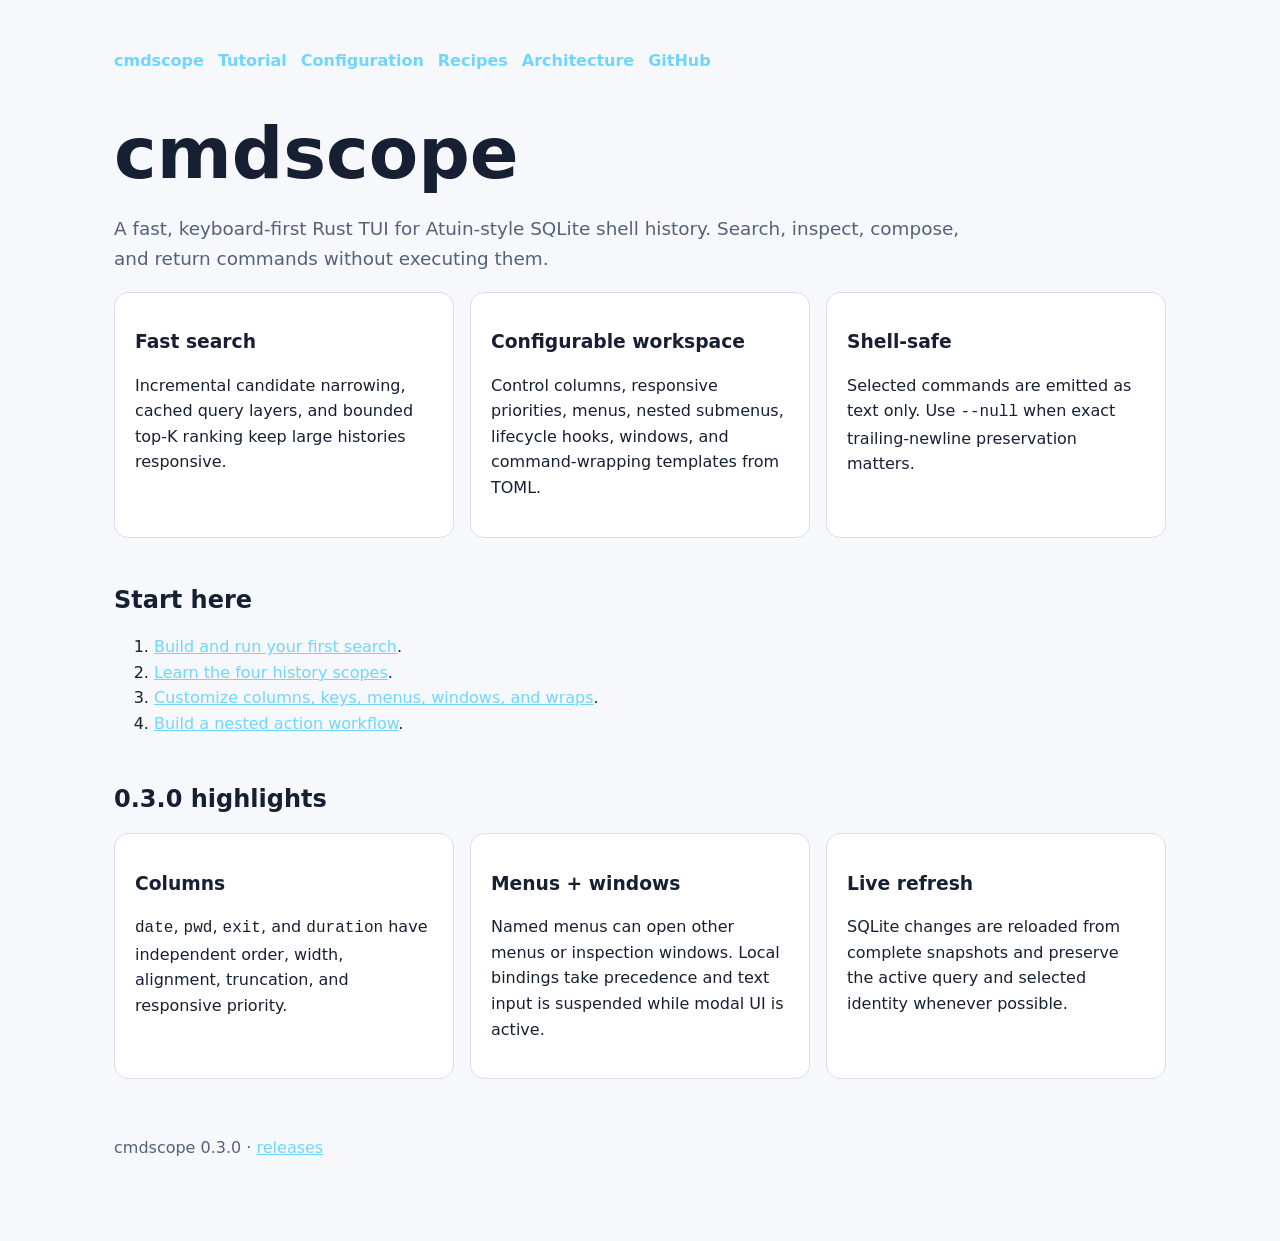
<file: docs/index.html>
<!doctype html><html lang="en"><head><meta charset="utf-8"><meta name="viewport" content="width=device-width,initial-scale=1"><title>cmdscope — terminal history search</title><link rel="stylesheet" href="style.css"></head><body><main>
<nav><a href="index.html">cmdscope</a><a href="tutorial.html">Tutorial</a><a href="configuration.html">Configuration</a><a href="recipes.html">Recipes</a><a href="architecture.html">Architecture</a><a href="https://github.com/fkr-0/cmdscope">GitHub</a></nav>
<h1>cmdscope</h1><p class="lede">A fast, keyboard-first Rust TUI for Atuin-style SQLite shell history. Search, inspect, compose, and return commands without executing them.</p>
<div class="grid"><section class="card"><h3>Fast search</h3><p>Incremental candidate narrowing, cached query layers, and bounded top-K ranking keep large histories responsive.</p></section><section class="card"><h3>Configurable workspace</h3><p>Control columns, responsive priorities, menus, nested submenus, lifecycle hooks, windows, and command-wrapping templates from TOML.</p></section><section class="card"><h3>Shell-safe</h3><p>Selected commands are emitted as text only. Use <code>--null</code> when exact trailing-newline preservation matters.</p></section></div>
<h2>Start here</h2><ol><li><a href="tutorial.html#first-run">Build and run your first search</a>.</li><li><a href="tutorial.html#scopes">Learn the four history scopes</a>.</li><li><a href="configuration.html">Customize columns, keys, menus, windows, and wraps</a>.</li><li><a href="tutorial.html#menus">Build a nested action workflow</a>.</li></ol>
<h2>0.3.0 highlights</h2><div class="grid"><section class="card"><h3>Columns</h3><p><code>date</code>, <code>pwd</code>, <code>exit</code>, and <code>duration</code> have independent order, width, alignment, truncation, and responsive priority.</p></section><section class="card"><h3>Menus + windows</h3><p>Named menus can open other menus or inspection windows. Local bindings take precedence and text input is suspended while modal UI is active.</p></section><section class="card"><h3>Live refresh</h3><p>SQLite changes are reloaded from complete snapshots and preserve the active query and selected identity whenever possible.</p></section></div>
<footer>cmdscope 0.3.0 · <a href="https://github.com/fkr-0/cmdscope/releases">releases</a></footer></main></body></html>
</file>
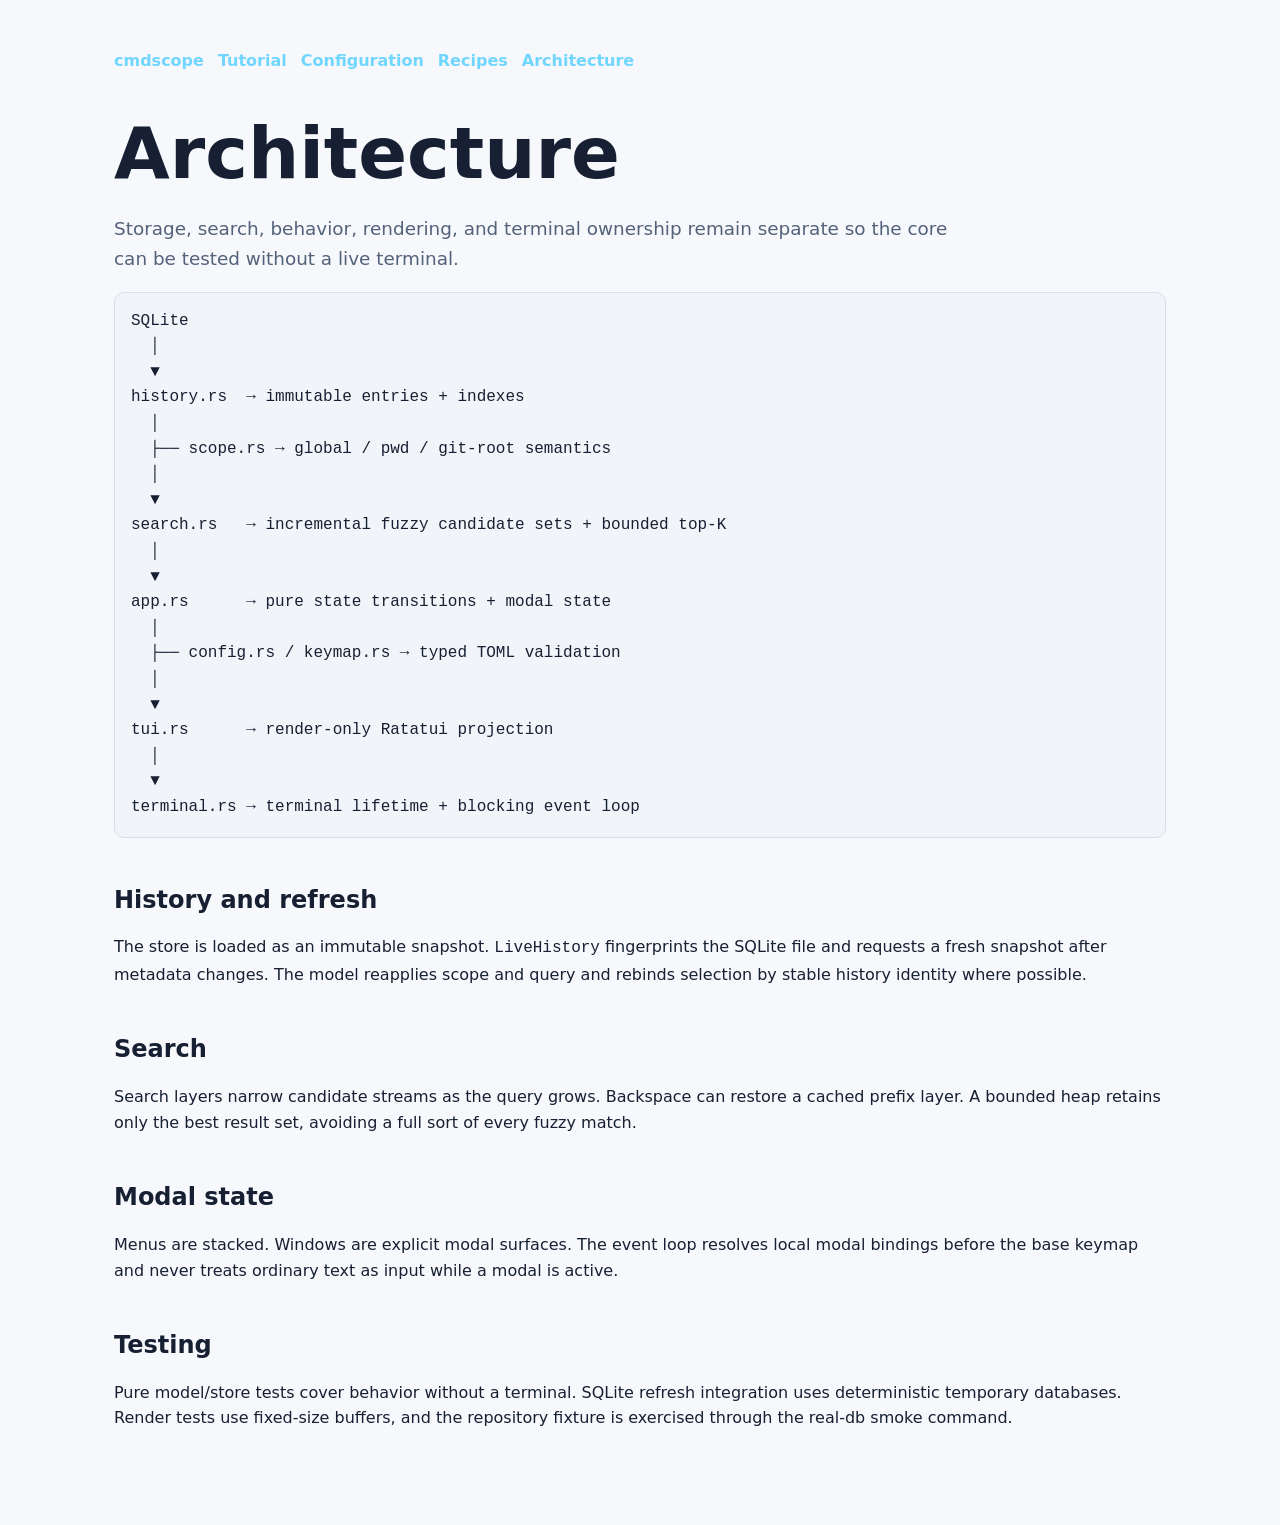
<file: docs/architecture.html>
<!doctype html><html lang="en"><head><meta charset="utf-8"><meta name="viewport" content="width=device-width,initial-scale=1"><title>cmdscope architecture</title><link rel="stylesheet" href="style.css"></head><body><main>
<nav><a href="index.html">cmdscope</a><a href="tutorial.html">Tutorial</a><a href="configuration.html">Configuration</a><a href="recipes.html">Recipes</a><a href="architecture.html">Architecture</a></nav>
<h1>Architecture</h1><p class="lede">Storage, search, behavior, rendering, and terminal ownership remain separate so the core can be tested without a live terminal.</p>
<pre><code>SQLite
  │
  ▼
history.rs  → immutable entries + indexes
  │
  ├── scope.rs → global / pwd / git-root semantics
  │
  ▼
search.rs   → incremental fuzzy candidate sets + bounded top-K
  │
  ▼
app.rs      → pure state transitions + modal state
  │
  ├── config.rs / keymap.rs → typed TOML validation
  │
  ▼
tui.rs      → render-only Ratatui projection
  │
  ▼
terminal.rs → terminal lifetime + blocking event loop</code></pre>
<h2>History and refresh</h2><p>The store is loaded as an immutable snapshot. <code>LiveHistory</code> fingerprints the SQLite file and requests a fresh snapshot after metadata changes. The model reapplies scope and query and rebinds selection by stable history identity where possible.</p>
<h2>Search</h2><p>Search layers narrow candidate streams as the query grows. Backspace can restore a cached prefix layer. A bounded heap retains only the best result set, avoiding a full sort of every fuzzy match.</p>
<h2>Modal state</h2><p>Menus are stacked. Windows are explicit modal surfaces. The event loop resolves local modal bindings before the base keymap and never treats ordinary text as input while a modal is active.</p>
<h2>Testing</h2><p>Pure model/store tests cover behavior without a terminal. SQLite refresh integration uses deterministic temporary databases. Render tests use fixed-size buffers, and the repository fixture is exercised through the real-db smoke command.</p>
</main></body></html>
</file>
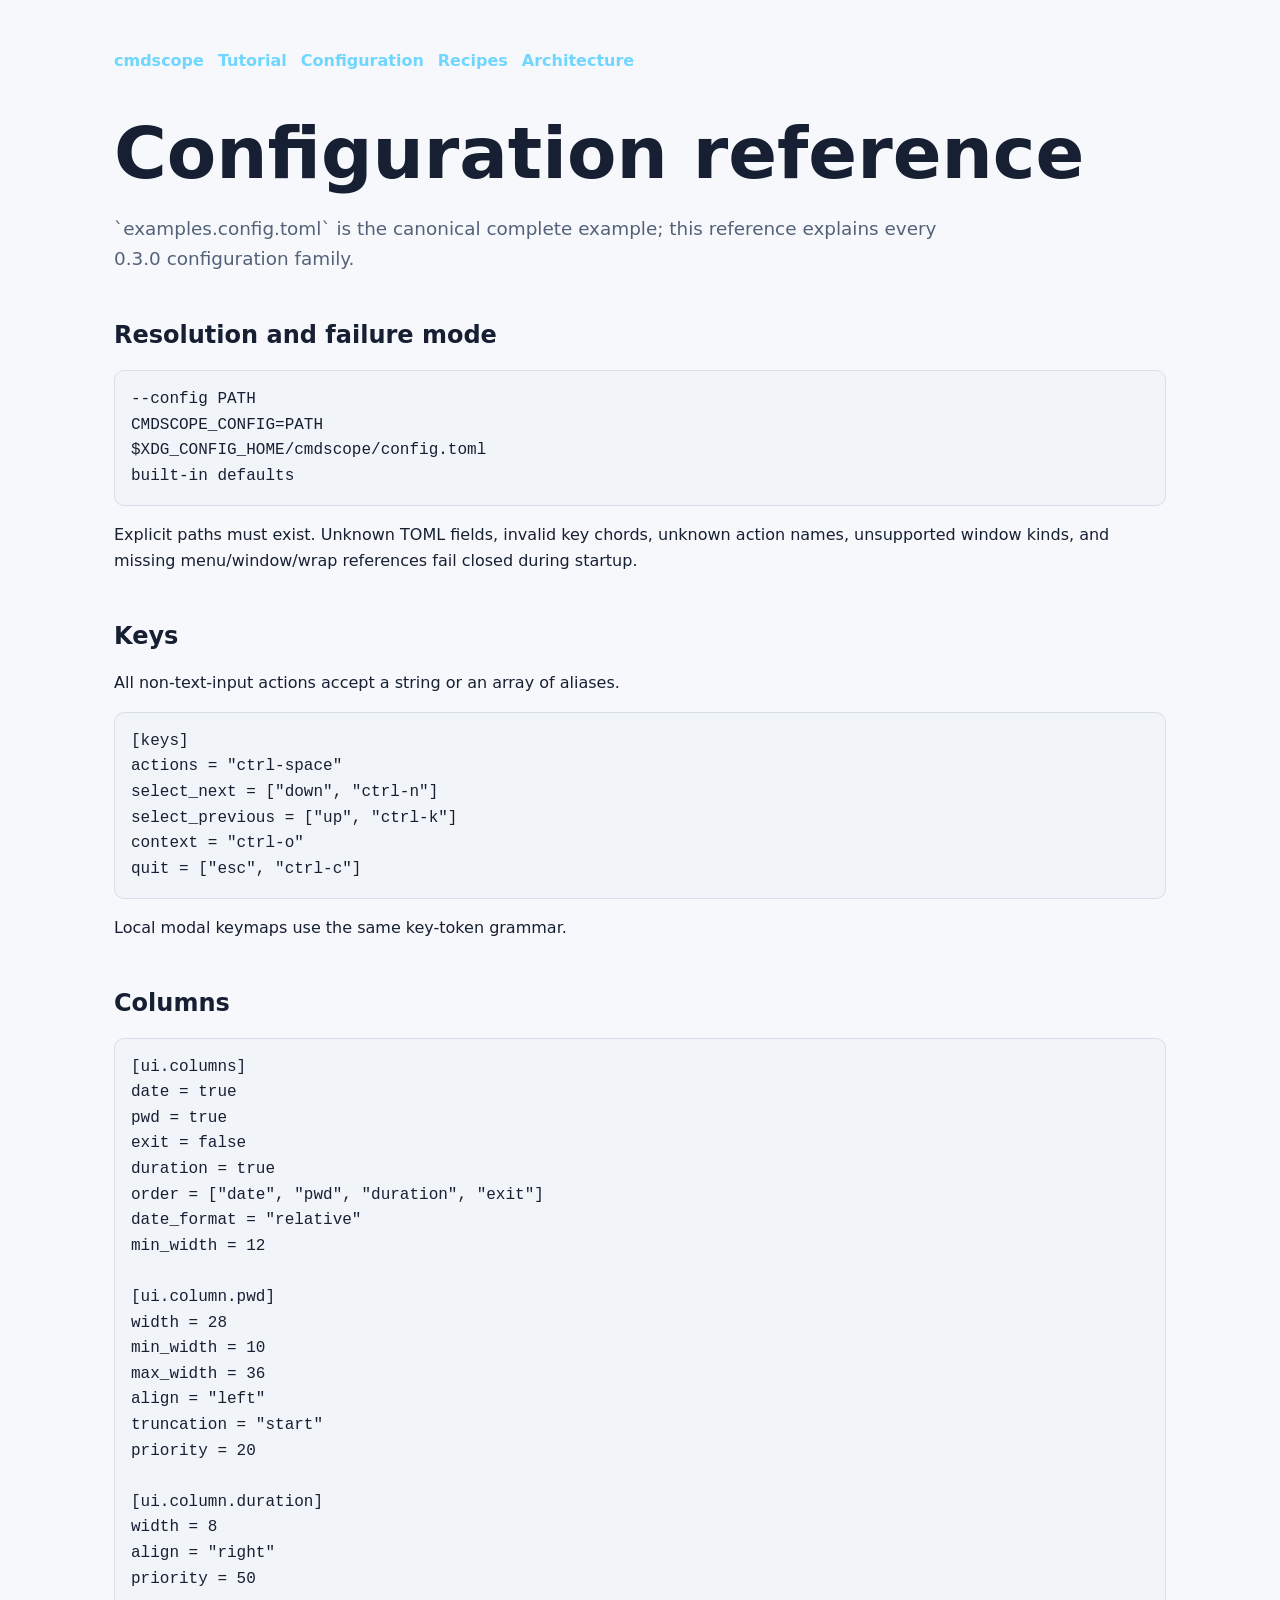
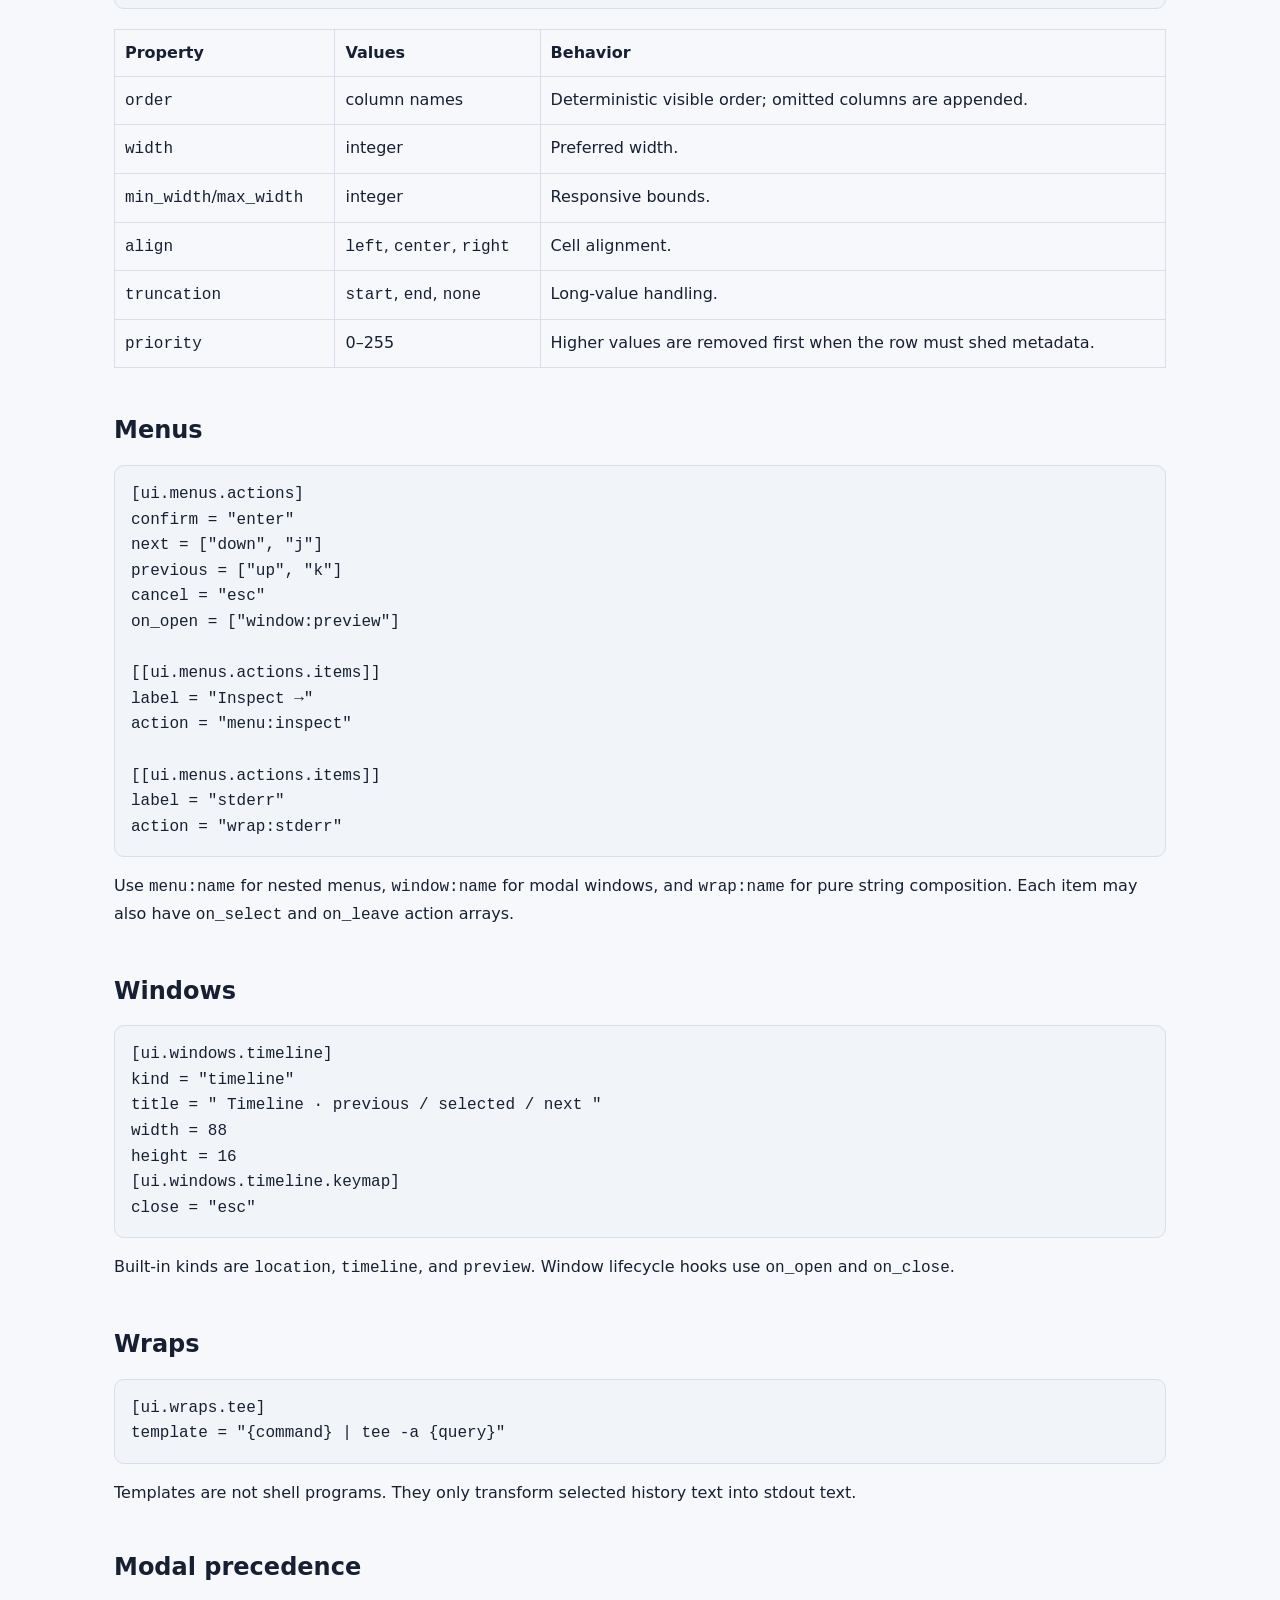
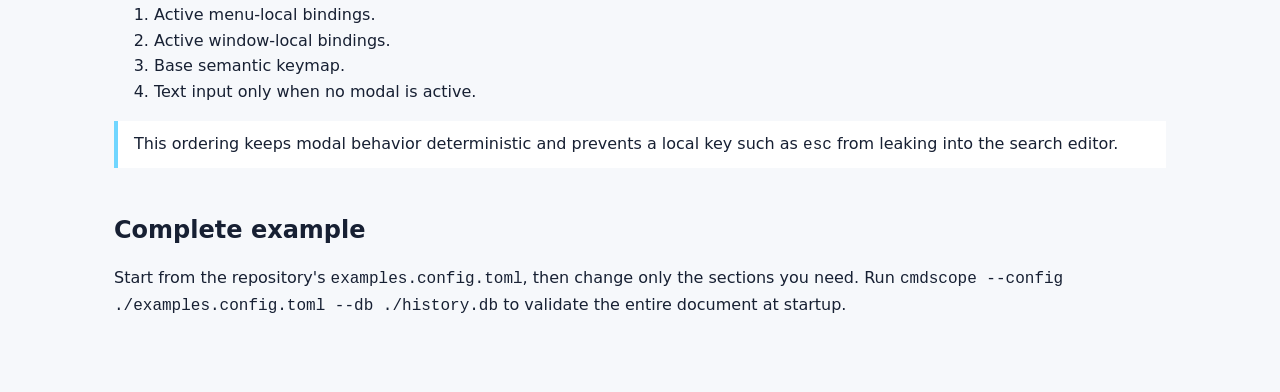
<file: docs/configuration.html>
<!doctype html><html lang="en"><head><meta charset="utf-8"><meta name="viewport" content="width=device-width,initial-scale=1"><title>cmdscope configuration</title><link rel="stylesheet" href="style.css"></head><body><main>
<nav><a href="index.html">cmdscope</a><a href="tutorial.html">Tutorial</a><a href="configuration.html">Configuration</a><a href="recipes.html">Recipes</a><a href="architecture.html">Architecture</a></nav>
<h1>Configuration reference</h1><p class="lede">`examples.config.toml` is the canonical complete example; this reference explains every 0.3.0 configuration family.</p>
<h2>Resolution and failure mode</h2><pre><code>--config PATH
CMDSCOPE_CONFIG=PATH
$XDG_CONFIG_HOME/cmdscope/config.toml
built-in defaults</code></pre><p>Explicit paths must exist. Unknown TOML fields, invalid key chords, unknown action names, unsupported window kinds, and missing menu/window/wrap references fail closed during startup.</p>
<h2>Keys</h2><p>All non-text-input actions accept a string or an array of aliases.</p><pre><code>[keys]
actions = "ctrl-space"
select_next = ["down", "ctrl-n"]
select_previous = ["up", "ctrl-k"]
context = "ctrl-o"
quit = ["esc", "ctrl-c"]
</code></pre><p>Local modal keymaps use the same key-token grammar.</p>
<h2>Columns</h2><pre><code>[ui.columns]
date = true
pwd = true
exit = false
duration = true
order = ["date", "pwd", "duration", "exit"]
date_format = "relative"
min_width = 12

[ui.column.pwd]
width = 28
min_width = 10
max_width = 36
align = "left"
truncation = "start"
priority = 20

[ui.column.duration]
width = 8
align = "right"
priority = 50</code></pre><table><tr><th>Property</th><th>Values</th><th>Behavior</th></tr><tr><td><code>order</code></td><td>column names</td><td>Deterministic visible order; omitted columns are appended.</td></tr><tr><td><code>width</code></td><td>integer</td><td>Preferred width.</td></tr><tr><td><code>min_width</code>/<code>max_width</code></td><td>integer</td><td>Responsive bounds.</td></tr><tr><td><code>align</code></td><td><code>left</code>, <code>center</code>, <code>right</code></td><td>Cell alignment.</td></tr><tr><td><code>truncation</code></td><td><code>start</code>, <code>end</code>, <code>none</code></td><td>Long-value handling.</td></tr><tr><td><code>priority</code></td><td>0–255</td><td>Higher values are removed first when the row must shed metadata.</td></tr></table>
<h2>Menus</h2><pre><code>[ui.menus.actions]
confirm = "enter"
next = ["down", "j"]
previous = ["up", "k"]
cancel = "esc"
on_open = ["window:preview"]

[[ui.menus.actions.items]]
label = "Inspect →"
action = "menu:inspect"

[[ui.menus.actions.items]]
label = "stderr"
action = "wrap:stderr"
</code></pre><p>Use <code>menu:name</code> for nested menus, <code>window:name</code> for modal windows, and <code>wrap:name</code> for pure string composition. Each item may also have <code>on_select</code> and <code>on_leave</code> action arrays.</p>
<h2>Windows</h2><pre><code>[ui.windows.timeline]
kind = "timeline"
title = " Timeline · previous / selected / next "
width = 88
height = 16
[ui.windows.timeline.keymap]
close = "esc"
</code></pre><p>Built-in kinds are <code>location</code>, <code>timeline</code>, and <code>preview</code>. Window lifecycle hooks use <code>on_open</code> and <code>on_close</code>.</p>
<h2>Wraps</h2><pre><code>[ui.wraps.tee]
template = "{command} | tee -a {query}"
</code></pre><p>Templates are not shell programs. They only transform selected history text into stdout text.</p>
<h2>Modal precedence</h2><ol><li>Active menu-local bindings.</li><li>Active window-local bindings.</li><li>Base semantic keymap.</li><li>Text input only when no modal is active.</li></ol><p class="note">This ordering keeps modal behavior deterministic and prevents a local key such as <code>esc</code> from leaking into the search editor.</p>
<h2>Complete example</h2><p>Start from the repository's <code>examples.config.toml</code>, then change only the sections you need. Run <code>cmdscope --config ./examples.config.toml --db ./history.db</code> to validate the entire document at startup.</p>
</main></body></html>
</file>
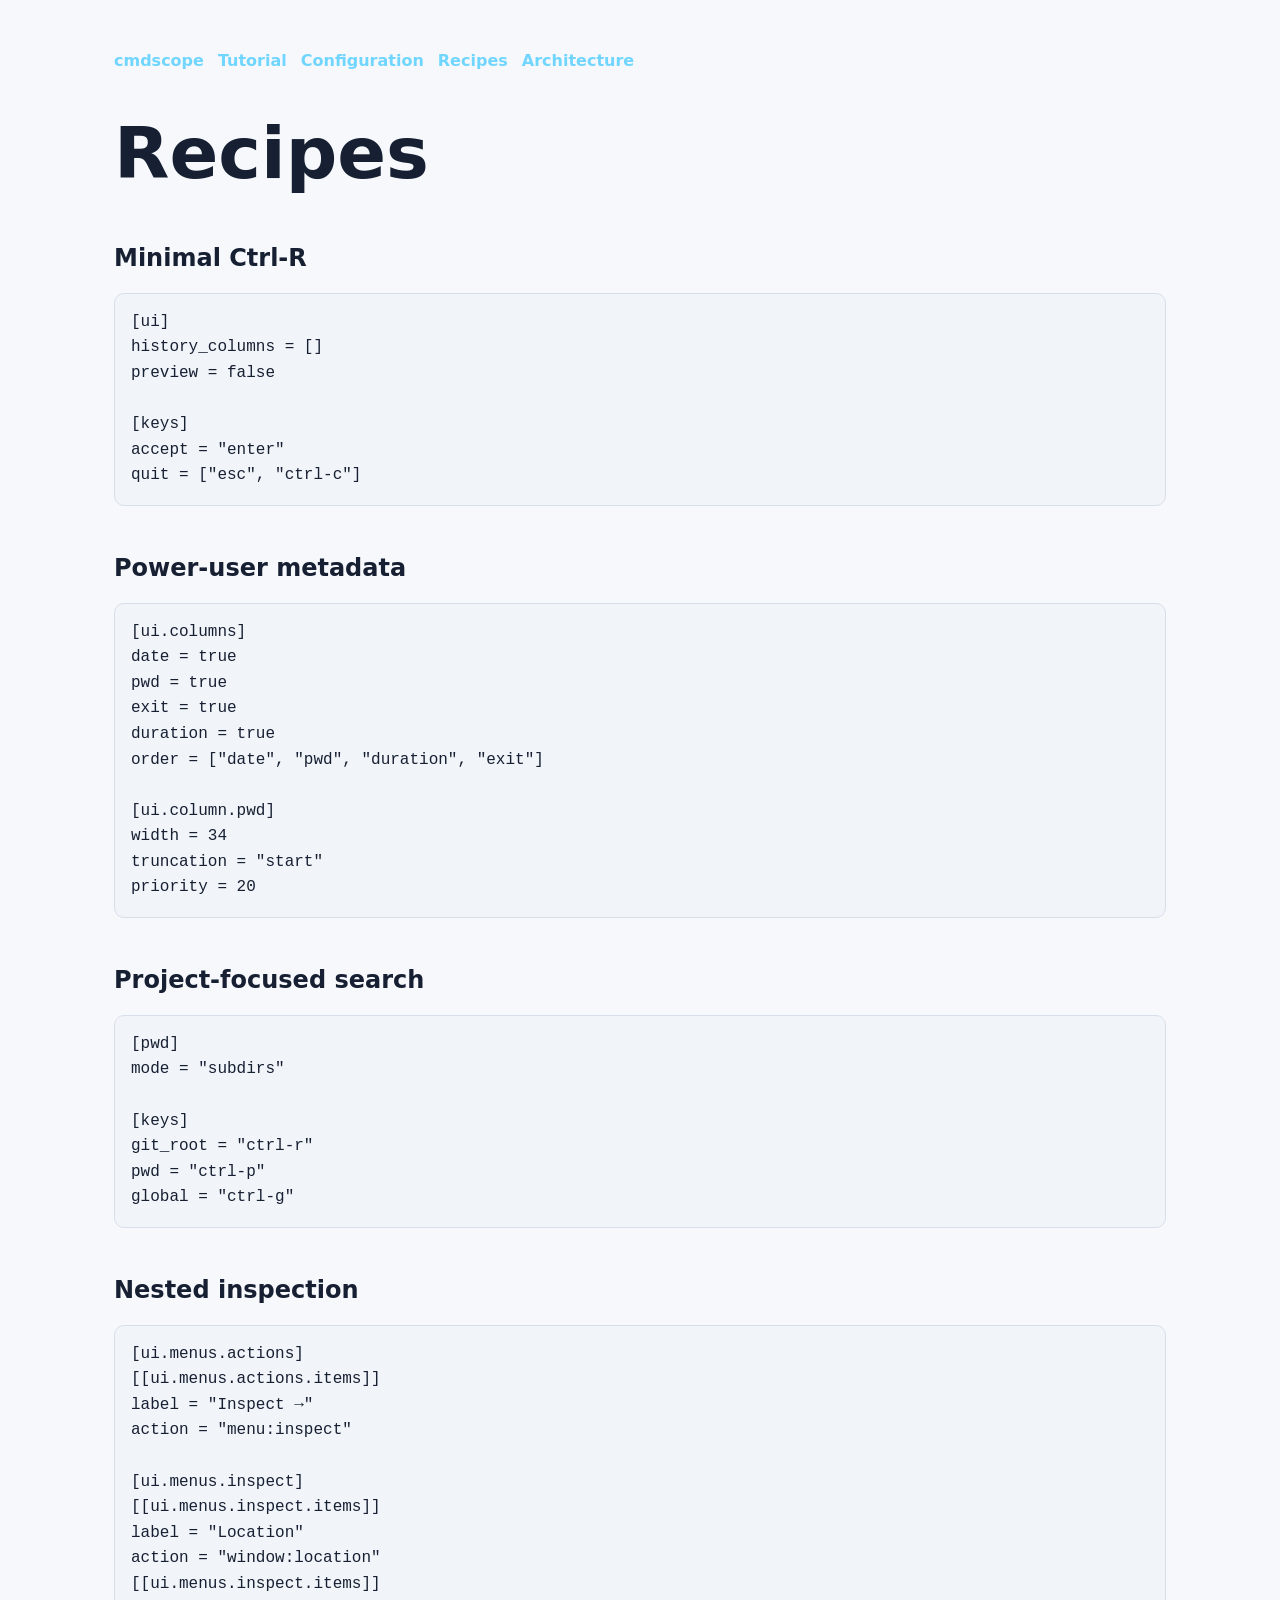
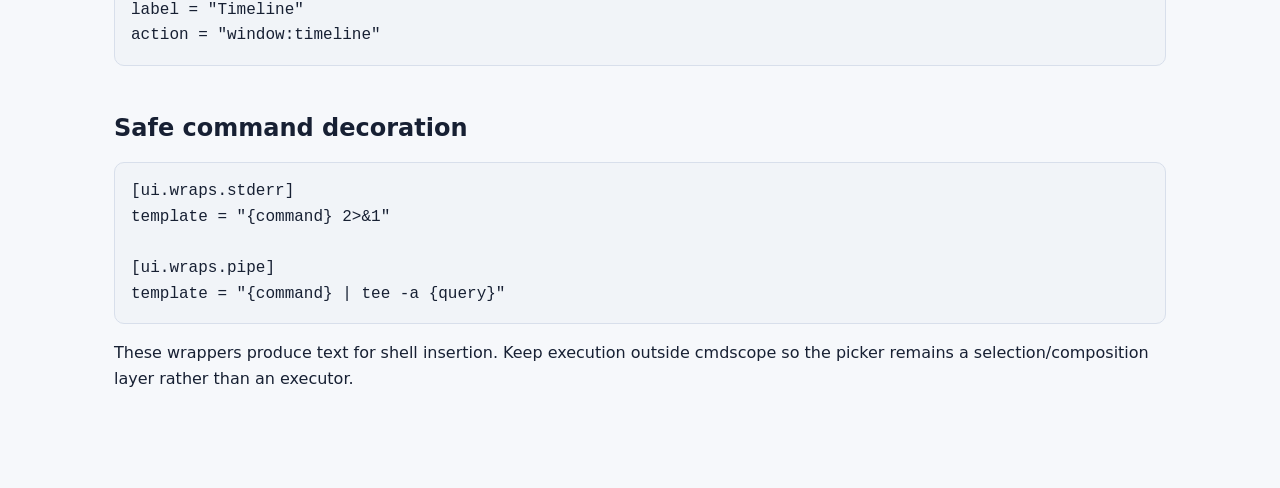
<file: docs/recipes.html>
<!doctype html><html lang="en"><head><meta charset="utf-8"><meta name="viewport" content="width=device-width,initial-scale=1"><title>cmdscope recipes</title><link rel="stylesheet" href="style.css"></head><body><main>
<nav><a href="index.html">cmdscope</a><a href="tutorial.html">Tutorial</a><a href="configuration.html">Configuration</a><a href="recipes.html">Recipes</a><a href="architecture.html">Architecture</a></nav>
<h1>Recipes</h1>
<h2>Minimal Ctrl-R</h2><pre><code>[ui]
history_columns = []
preview = false

[keys]
accept = "enter"
quit = ["esc", "ctrl-c"]
</code></pre>
<h2>Power-user metadata</h2><pre><code>[ui.columns]
date = true
pwd = true
exit = true
duration = true
order = ["date", "pwd", "duration", "exit"]

[ui.column.pwd]
width = 34
truncation = "start"
priority = 20
</code></pre>
<h2>Project-focused search</h2><pre><code>[pwd]
mode = "subdirs"

[keys]
git_root = "ctrl-r"
pwd = "ctrl-p"
global = "ctrl-g"
</code></pre>
<h2>Nested inspection</h2><pre><code>[ui.menus.actions]
[[ui.menus.actions.items]]
label = "Inspect →"
action = "menu:inspect"

[ui.menus.inspect]
[[ui.menus.inspect.items]]
label = "Location"
action = "window:location"
[[ui.menus.inspect.items]]
label = "Timeline"
action = "window:timeline"
</code></pre>
<h2>Safe command decoration</h2><pre><code>[ui.wraps.stderr]
template = "{command} 2>&1"

[ui.wraps.pipe]
template = "{command} | tee -a {query}"
</code></pre><p>These wrappers produce text for shell insertion. Keep execution outside cmdscope so the picker remains a selection/composition layer rather than an executor.</p>
</main></body></html>
</file>
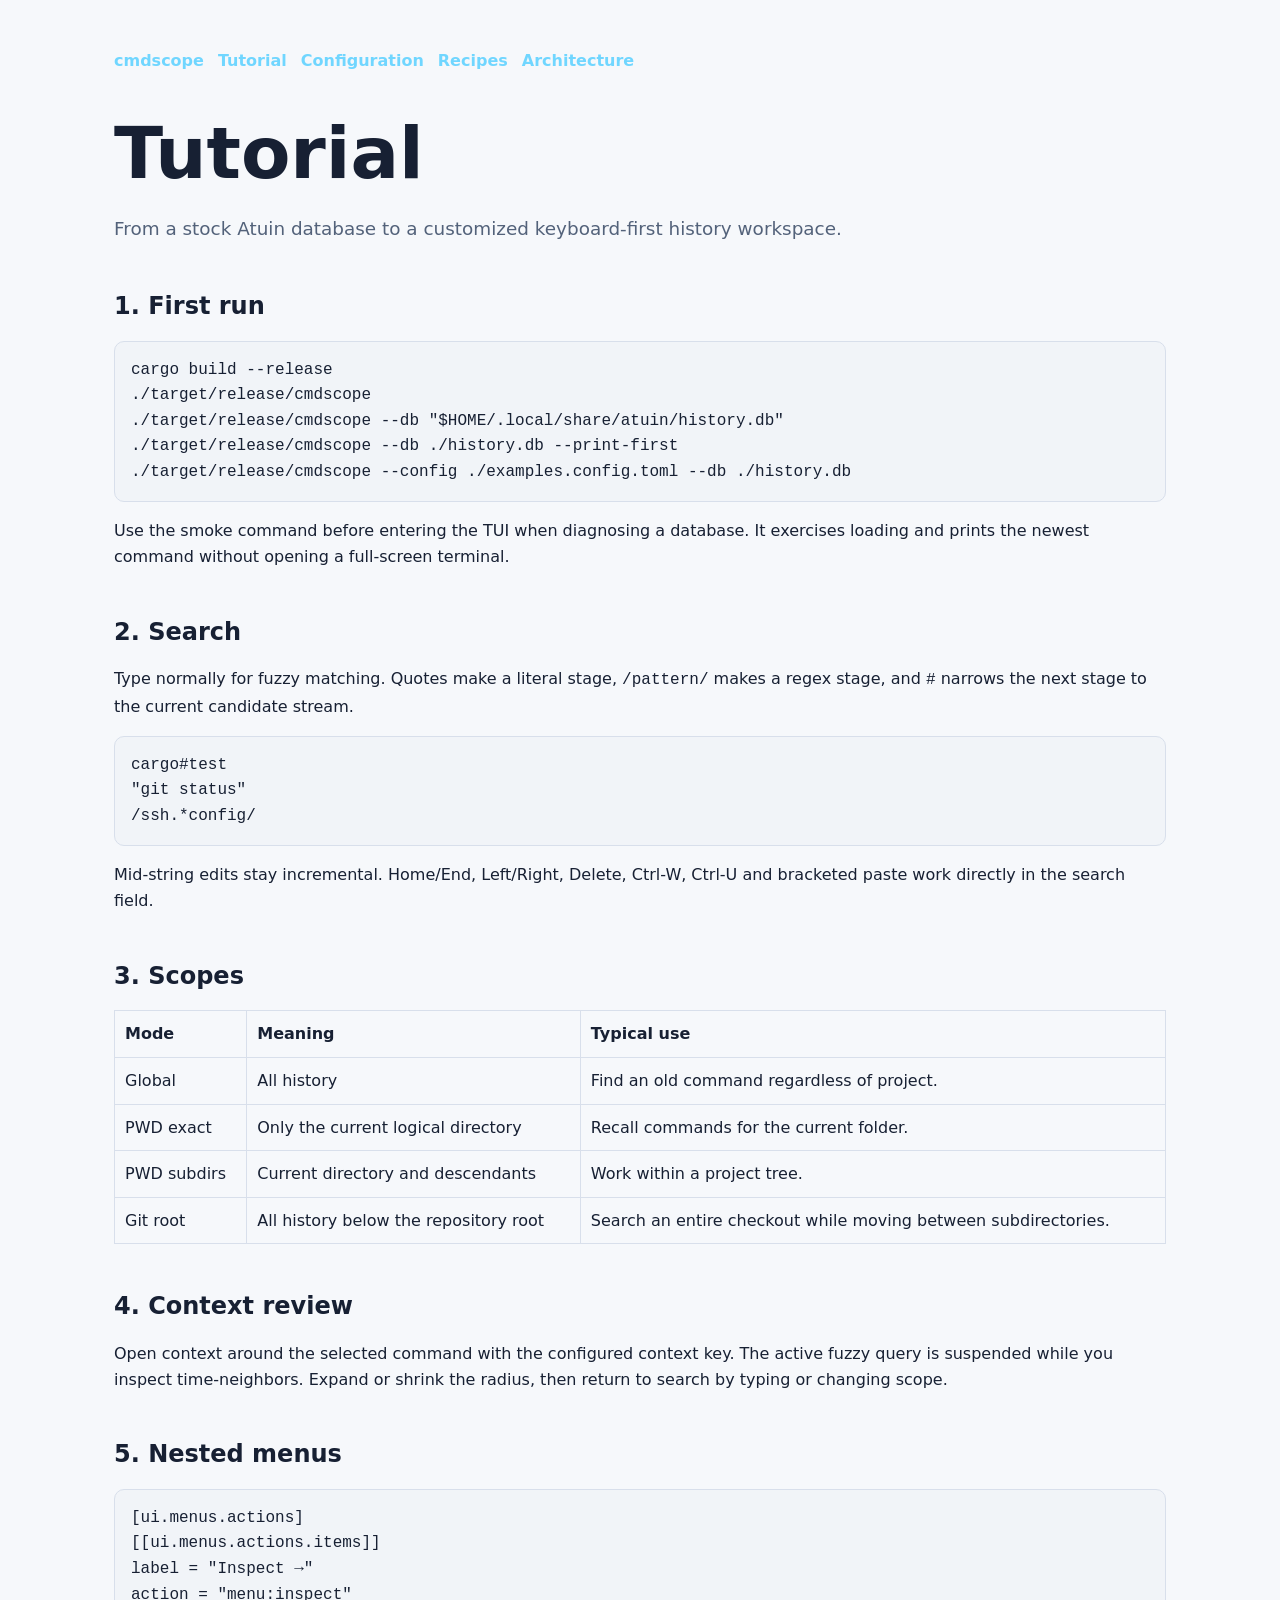
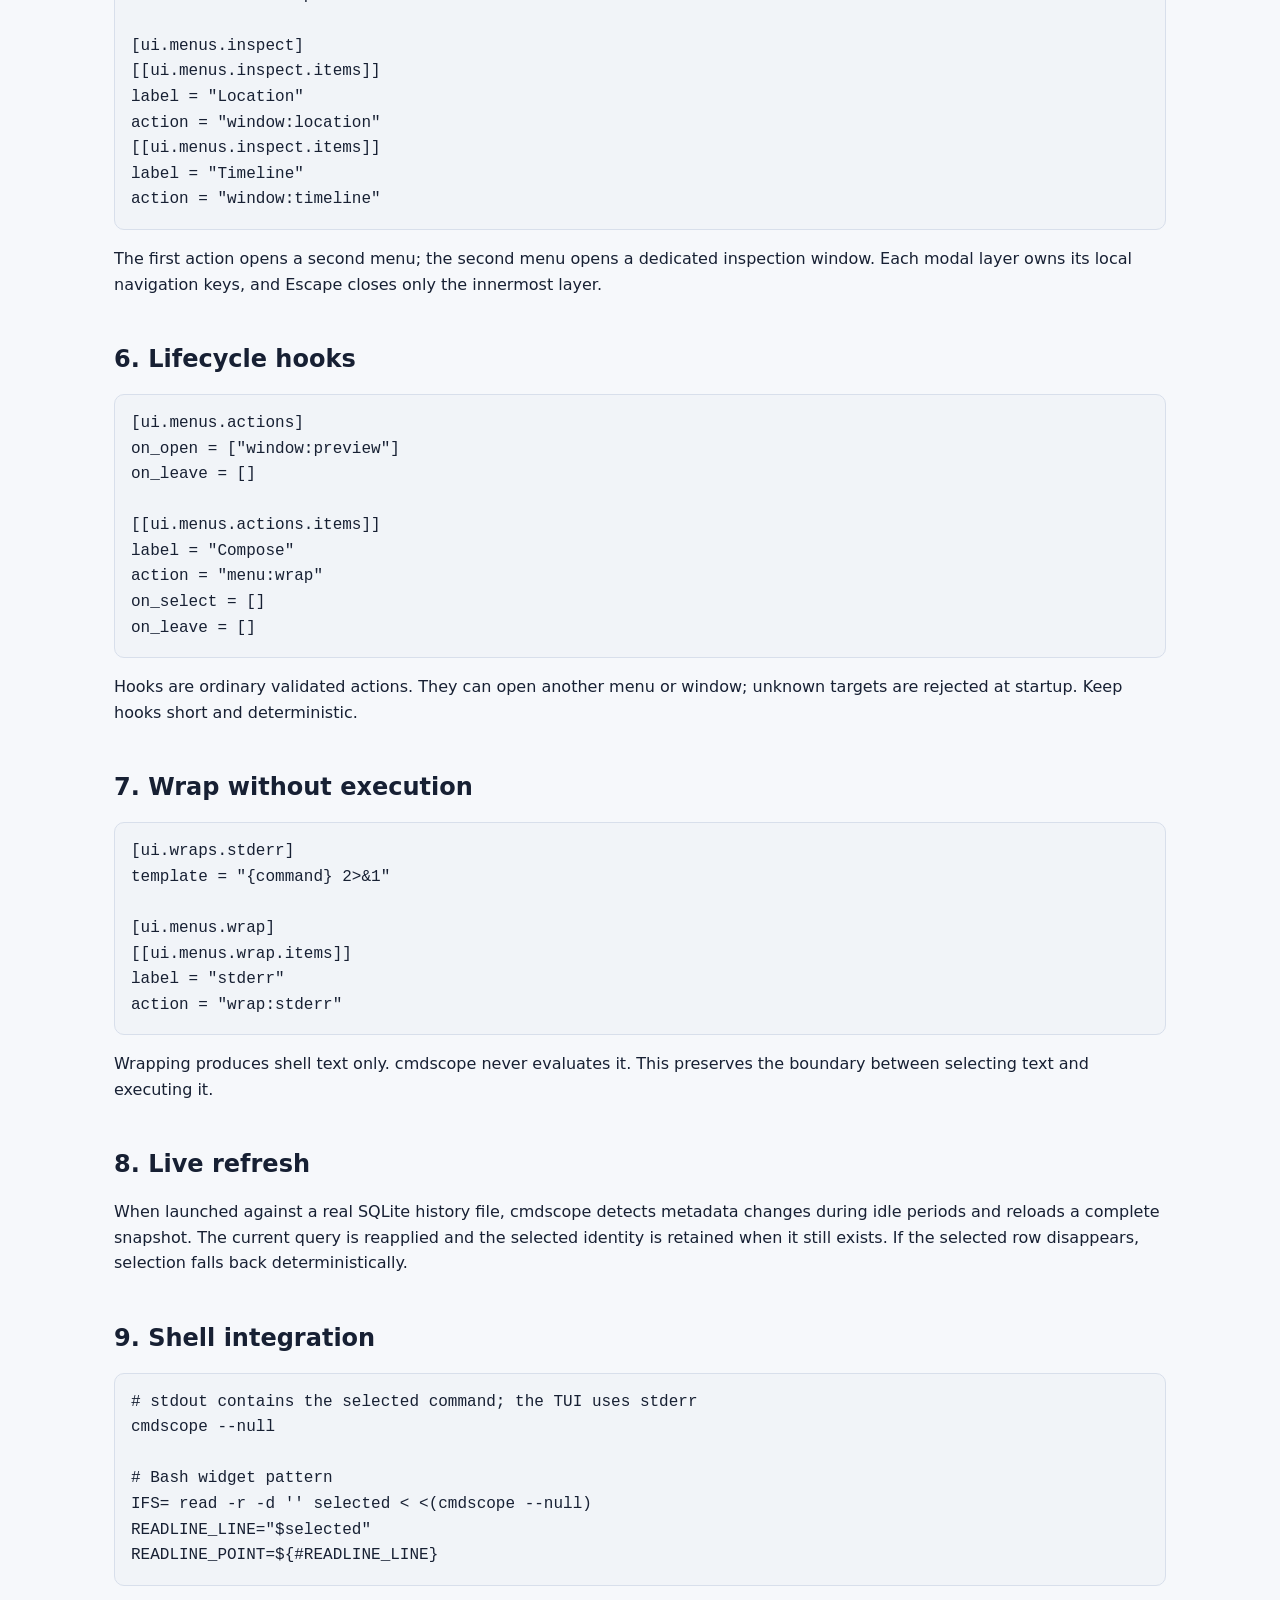
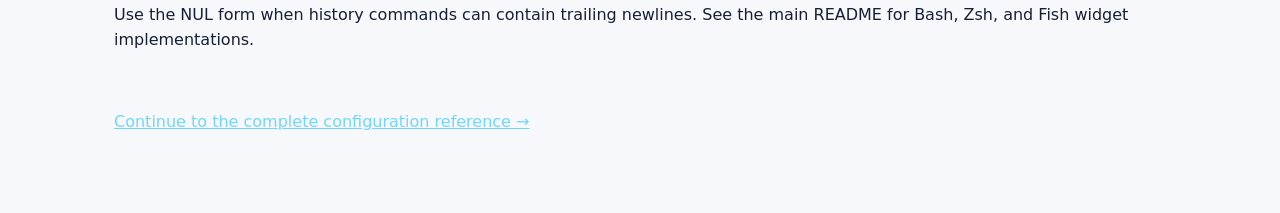
<file: docs/tutorial.html>
<!doctype html><html lang="en"><head><meta charset="utf-8"><meta name="viewport" content="width=device-width,initial-scale=1"><title>cmdscope tutorial</title><link rel="stylesheet" href="style.css"></head><body><main>
<nav><a href="index.html">cmdscope</a><a href="tutorial.html">Tutorial</a><a href="configuration.html">Configuration</a><a href="recipes.html">Recipes</a><a href="architecture.html">Architecture</a></nav>
<h1>Tutorial</h1><p class="lede">From a stock Atuin database to a customized keyboard-first history workspace.</p>
<h2 id="first-run">1. First run</h2><pre><code>cargo build --release
./target/release/cmdscope
./target/release/cmdscope --db "$HOME/.local/share/atuin/history.db"
./target/release/cmdscope --db ./history.db --print-first
./target/release/cmdscope --config ./examples.config.toml --db ./history.db</code></pre><p>Use the smoke command before entering the TUI when diagnosing a database. It exercises loading and prints the newest command without opening a full-screen terminal.</p>
<h2>2. Search</h2><p>Type normally for fuzzy matching. Quotes make a literal stage, <code>/pattern/</code> makes a regex stage, and <code>#</code> narrows the next stage to the current candidate stream.</p><pre><code>cargo#test
"git status"
/ssh.*config/
</code></pre><p>Mid-string edits stay incremental. Home/End, Left/Right, Delete, Ctrl-W, Ctrl-U and bracketed paste work directly in the search field.</p>
<h2 id="scopes">3. Scopes</h2><table><tr><th>Mode</th><th>Meaning</th><th>Typical use</th></tr><tr><td>Global</td><td>All history</td><td>Find an old command regardless of project.</td></tr><tr><td>PWD exact</td><td>Only the current logical directory</td><td>Recall commands for the current folder.</td></tr><tr><td>PWD subdirs</td><td>Current directory and descendants</td><td>Work within a project tree.</td></tr><tr><td>Git root</td><td>All history below the repository root</td><td>Search an entire checkout while moving between subdirectories.</td></tr></table>
<h2>4. Context review</h2><p>Open context around the selected command with the configured context key. The active fuzzy query is suspended while you inspect time-neighbors. Expand or shrink the radius, then return to search by typing or changing scope.</p>
<h2 id="menus">5. Nested menus</h2><pre><code>[ui.menus.actions]
[[ui.menus.actions.items]]
label = "Inspect →"
action = "menu:inspect"

[ui.menus.inspect]
[[ui.menus.inspect.items]]
label = "Location"
action = "window:location"
[[ui.menus.inspect.items]]
label = "Timeline"
action = "window:timeline"</code></pre><p>The first action opens a second menu; the second menu opens a dedicated inspection window. Each modal layer owns its local navigation keys, and Escape closes only the innermost layer.</p>
<h2>6. Lifecycle hooks</h2><pre><code>[ui.menus.actions]
on_open = ["window:preview"]
on_leave = []

[[ui.menus.actions.items]]
label = "Compose"
action = "menu:wrap"
on_select = []
on_leave = []</code></pre><p>Hooks are ordinary validated actions. They can open another menu or window; unknown targets are rejected at startup. Keep hooks short and deterministic.</p>
<h2>7. Wrap without execution</h2><pre><code>[ui.wraps.stderr]
template = "{command} 2>&1"

[ui.menus.wrap]
[[ui.menus.wrap.items]]
label = "stderr"
action = "wrap:stderr"</code></pre><p>Wrapping produces shell text only. cmdscope never evaluates it. This preserves the boundary between selecting text and executing it.</p>
<h2>8. Live refresh</h2><p>When launched against a real SQLite history file, cmdscope detects metadata changes during idle periods and reloads a complete snapshot. The current query is reapplied and the selected identity is retained when it still exists. If the selected row disappears, selection falls back deterministically.</p>
<h2>9. Shell integration</h2><pre><code># stdout contains the selected command; the TUI uses stderr
cmdscope --null

# Bash widget pattern
IFS= read -r -d '' selected &lt; &lt;(cmdscope --null)
READLINE_LINE="$selected"
READLINE_POINT=${#READLINE_LINE}</code></pre><p>Use the NUL form when history commands can contain trailing newlines. See the main README for Bash, Zsh, and Fish widget implementations.</p>
<footer><a href="configuration.html">Continue to the complete configuration reference →</a></footer></main></body></html>
</file>
<file: docs/style.css>
:root{color-scheme:light dark;--bg:#0b1020;--panel:#121a2b;--text:#e8edf7;--muted:#aab5c8;--accent:#70d6ff;--border:#2b3852}*{box-sizing:border-box}body{margin:0;font-family:ui-sans-serif,system-ui,sans-serif;background:var(--bg);color:var(--text);line-height:1.6}a{color:var(--accent)}main{max-width:1100px;margin:0 auto;padding:48px 24px 80px}nav{display:flex;flex-wrap:wrap;gap:14px;margin-bottom:36px}nav a{text-decoration:none;font-weight:700}h1,h2,h3{line-height:1.2}h1{font-size:clamp(2.3rem,7vw,4.5rem);margin:0 0 12px}h2{margin-top:48px}.lede{font-size:1.15rem;color:var(--muted);max-width:850px}.grid{display:grid;grid-template-columns:repeat(auto-fit,minmax(230px,1fr));gap:16px}.card{background:var(--panel);border:1px solid var(--border);border-radius:14px;padding:20px}pre{overflow-x:auto;background:#060a12;border:1px solid var(--border);border-radius:10px;padding:16px}code{font-family:ui-monospace,SFMono-Regular,Consolas,monospace}table{width:100%;border-collapse:collapse;margin:20px 0}th,td{border:1px solid var(--border);text-align:left;vertical-align:top;padding:10px}.note{border-left:4px solid var(--accent);padding:10px 16px;background:var(--panel)}footer{color:var(--muted);margin-top:56px}@media(prefers-color-scheme:light){:root{--bg:#f6f8fb;--panel:#fff;--text:#172033;--muted:#53627a;--border:#d8dfeb}pre{background:#f1f4f8}}
</file>
